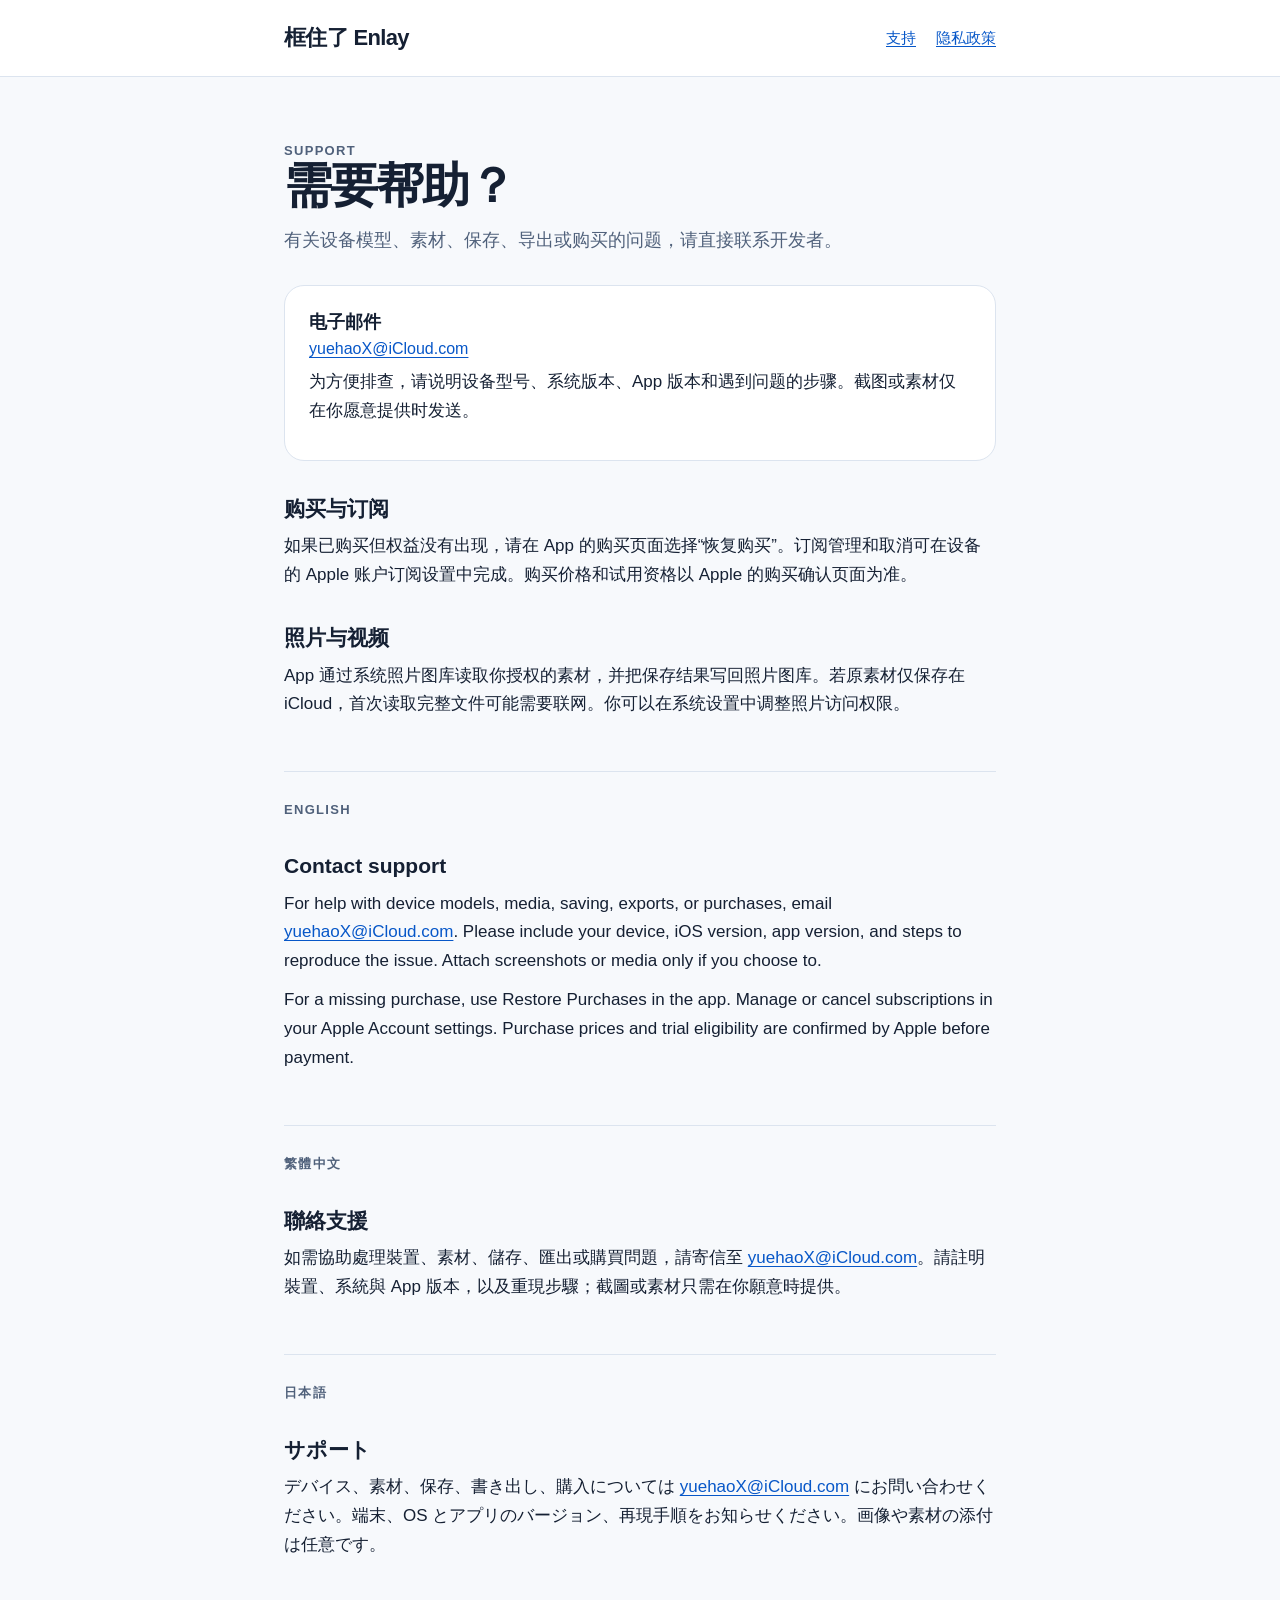
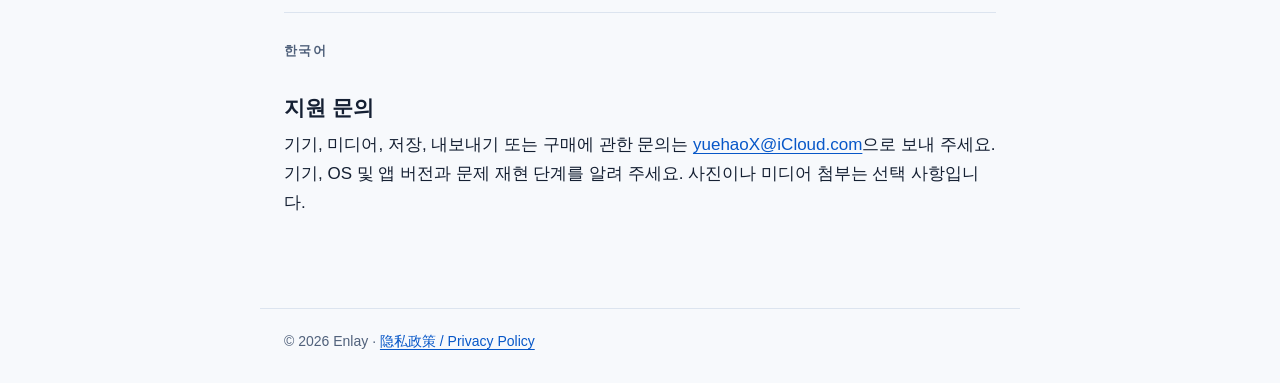
<file: index.html>
<!doctype html>
<html lang="zh-Hans">
<head>
  <meta charset="utf-8">
  <meta name="viewport" content="width=device-width, initial-scale=1">
  <meta name="description" content="框住了 Enlay 官方支持与联系方式。">
  <title>支持 · 框住了 Enlay</title>
  <link rel="stylesheet" href="style.css">
</head>
<body>
  <header><div class="bar"><a class="brand" href="./">框住了 <span lang="en">Enlay</span></a><nav aria-label="页面"><a href="./">支持</a><a href="privacy.html">隐私政策</a></nav></div></header>
  <main>
    <span class="eyebrow">Support</span>
    <h1>需要帮助？</h1>
    <p class="intro">有关设备模型、素材、保存、导出或购买的问题，请直接联系开发者。</p>
    <div class="card"><strong>电子邮件</strong><a href="mailto:yuehaoX@iCloud.com?subject=Enlay%20Support">yuehaoX@iCloud.com</a><p>为方便排查，请说明设备型号、系统版本、App 版本和遇到问题的步骤。截图或素材仅在你愿意提供时发送。</p></div>
    <h2>购买与订阅</h2>
    <p>如果已购买但权益没有出现，请在 App 的购买页面选择“恢复购买”。订阅管理和取消可在设备的 Apple 账户订阅设置中完成。购买价格和试用资格以 Apple 的购买确认页面为准。</p>
    <h2>照片与视频</h2>
    <p>App 通过系统照片图库读取你授权的素材，并把保存结果写回照片图库。若原素材仅保存在 iCloud，首次读取完整文件可能需要联网。你可以在系统设置中调整照片访问权限。</p>
    <section class="lang" lang="en">
      <span class="eyebrow">English</span><h2>Contact support</h2>
      <p>For help with device models, media, saving, exports, or purchases, email <a href="mailto:yuehaoX@iCloud.com?subject=Enlay%20Support">yuehaoX@iCloud.com</a>. Please include your device, iOS version, app version, and steps to reproduce the issue. Attach screenshots or media only if you choose to.</p>
      <p>For a missing purchase, use Restore Purchases in the app. Manage or cancel subscriptions in your Apple Account settings. Purchase prices and trial eligibility are confirmed by Apple before payment.</p>
    </section>
    <section class="lang" lang="zh-Hant">
      <span class="eyebrow">繁體中文</span><h2>聯絡支援</h2>
      <p>如需協助處理裝置、素材、儲存、匯出或購買問題，請寄信至 <a href="mailto:yuehaoX@iCloud.com?subject=Enlay%20Support">yuehaoX@iCloud.com</a>。請註明裝置、系統與 App 版本，以及重現步驟；截圖或素材只需在你願意時提供。</p>
    </section>
    <section class="lang" lang="ja">
      <span class="eyebrow">日本語</span><h2>サポート</h2>
      <p>デバイス、素材、保存、書き出し、購入については <a href="mailto:yuehaoX@iCloud.com?subject=Enlay%20Support">yuehaoX@iCloud.com</a> にお問い合わせください。端末、OS とアプリのバージョン、再現手順をお知らせください。画像や素材の添付は任意です。</p>
    </section>
    <section class="lang" lang="ko">
      <span class="eyebrow">한국어</span><h2>지원 문의</h2>
      <p>기기, 미디어, 저장, 내보내기 또는 구매에 관한 문의는 <a href="mailto:yuehaoX@iCloud.com?subject=Enlay%20Support">yuehaoX@iCloud.com</a>으로 보내 주세요. 기기, OS 및 앱 버전과 문제 재현 단계를 알려 주세요. 사진이나 미디어 첨부는 선택 사항입니다.</p>
    </section>
  </main>
  <footer>© 2026 Enlay · <a href="privacy.html">隐私政策 / Privacy Policy</a></footer>
</body>
</html>
</file>
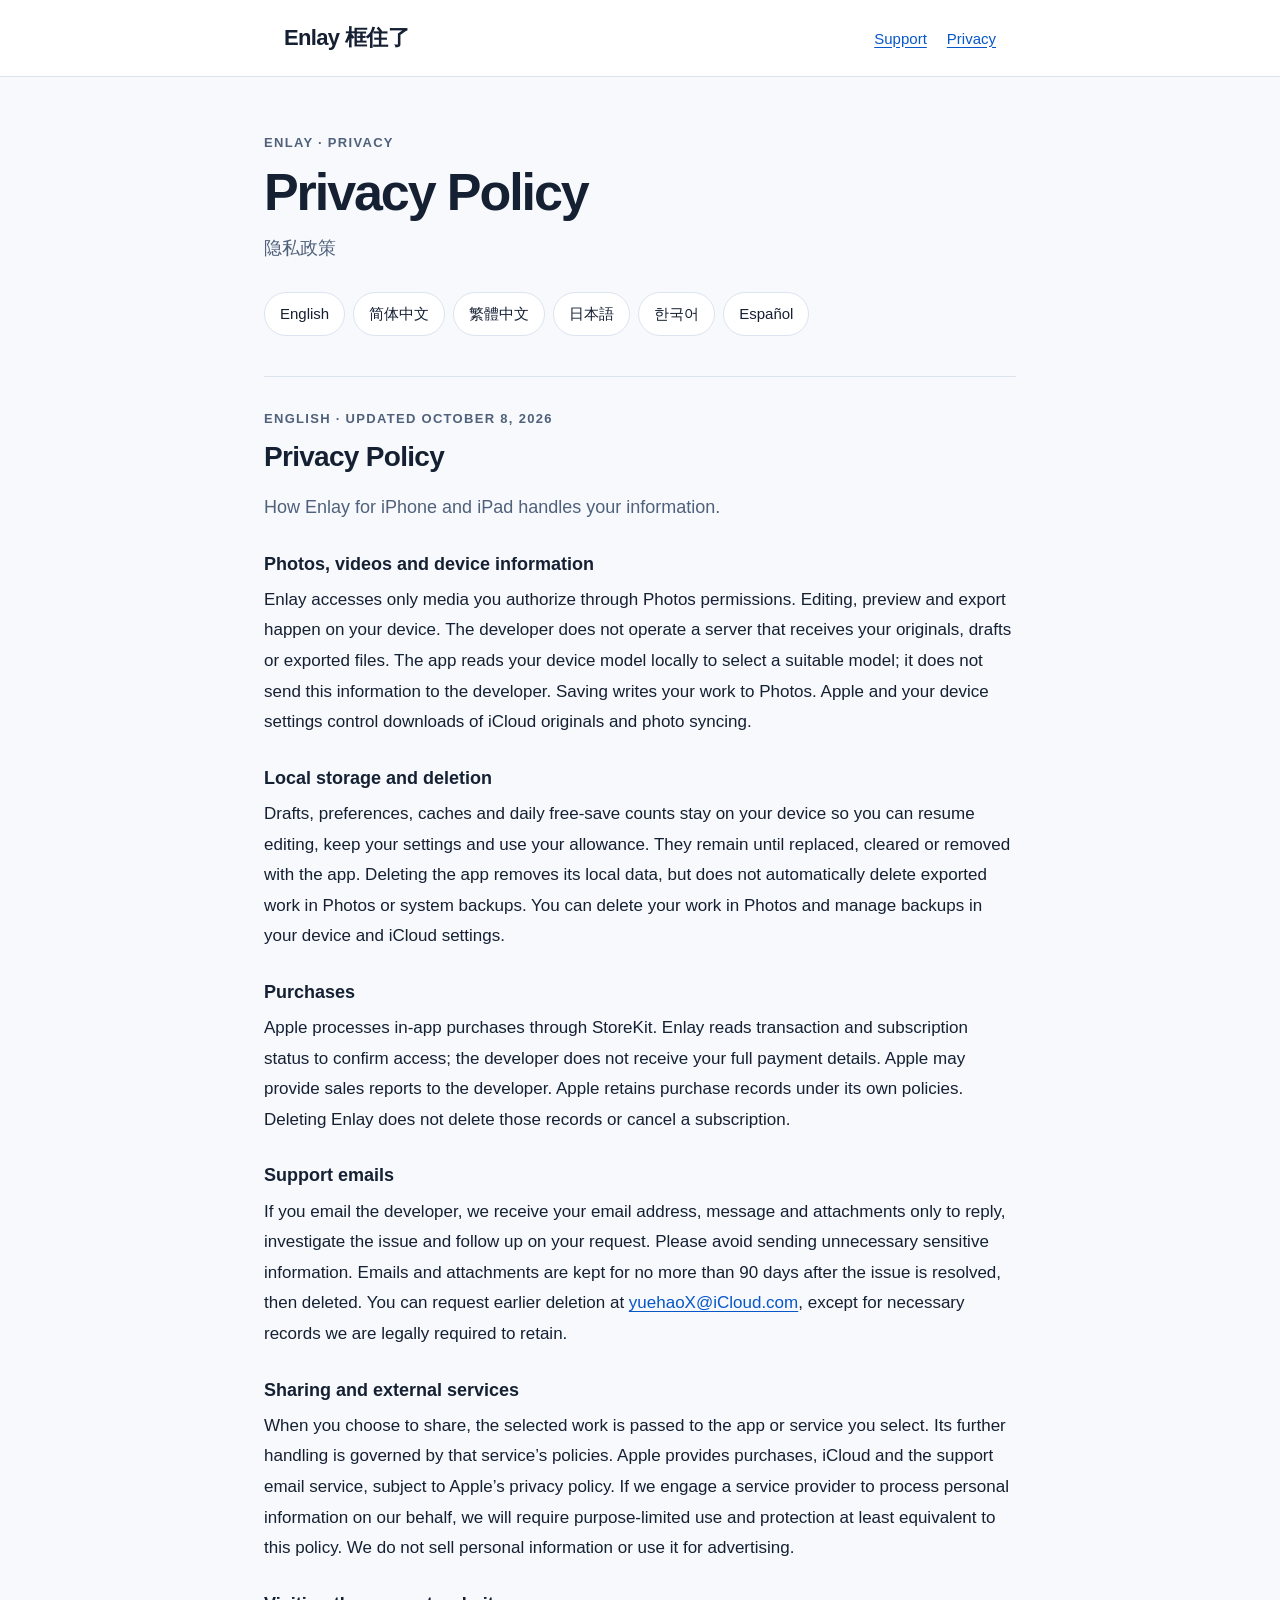
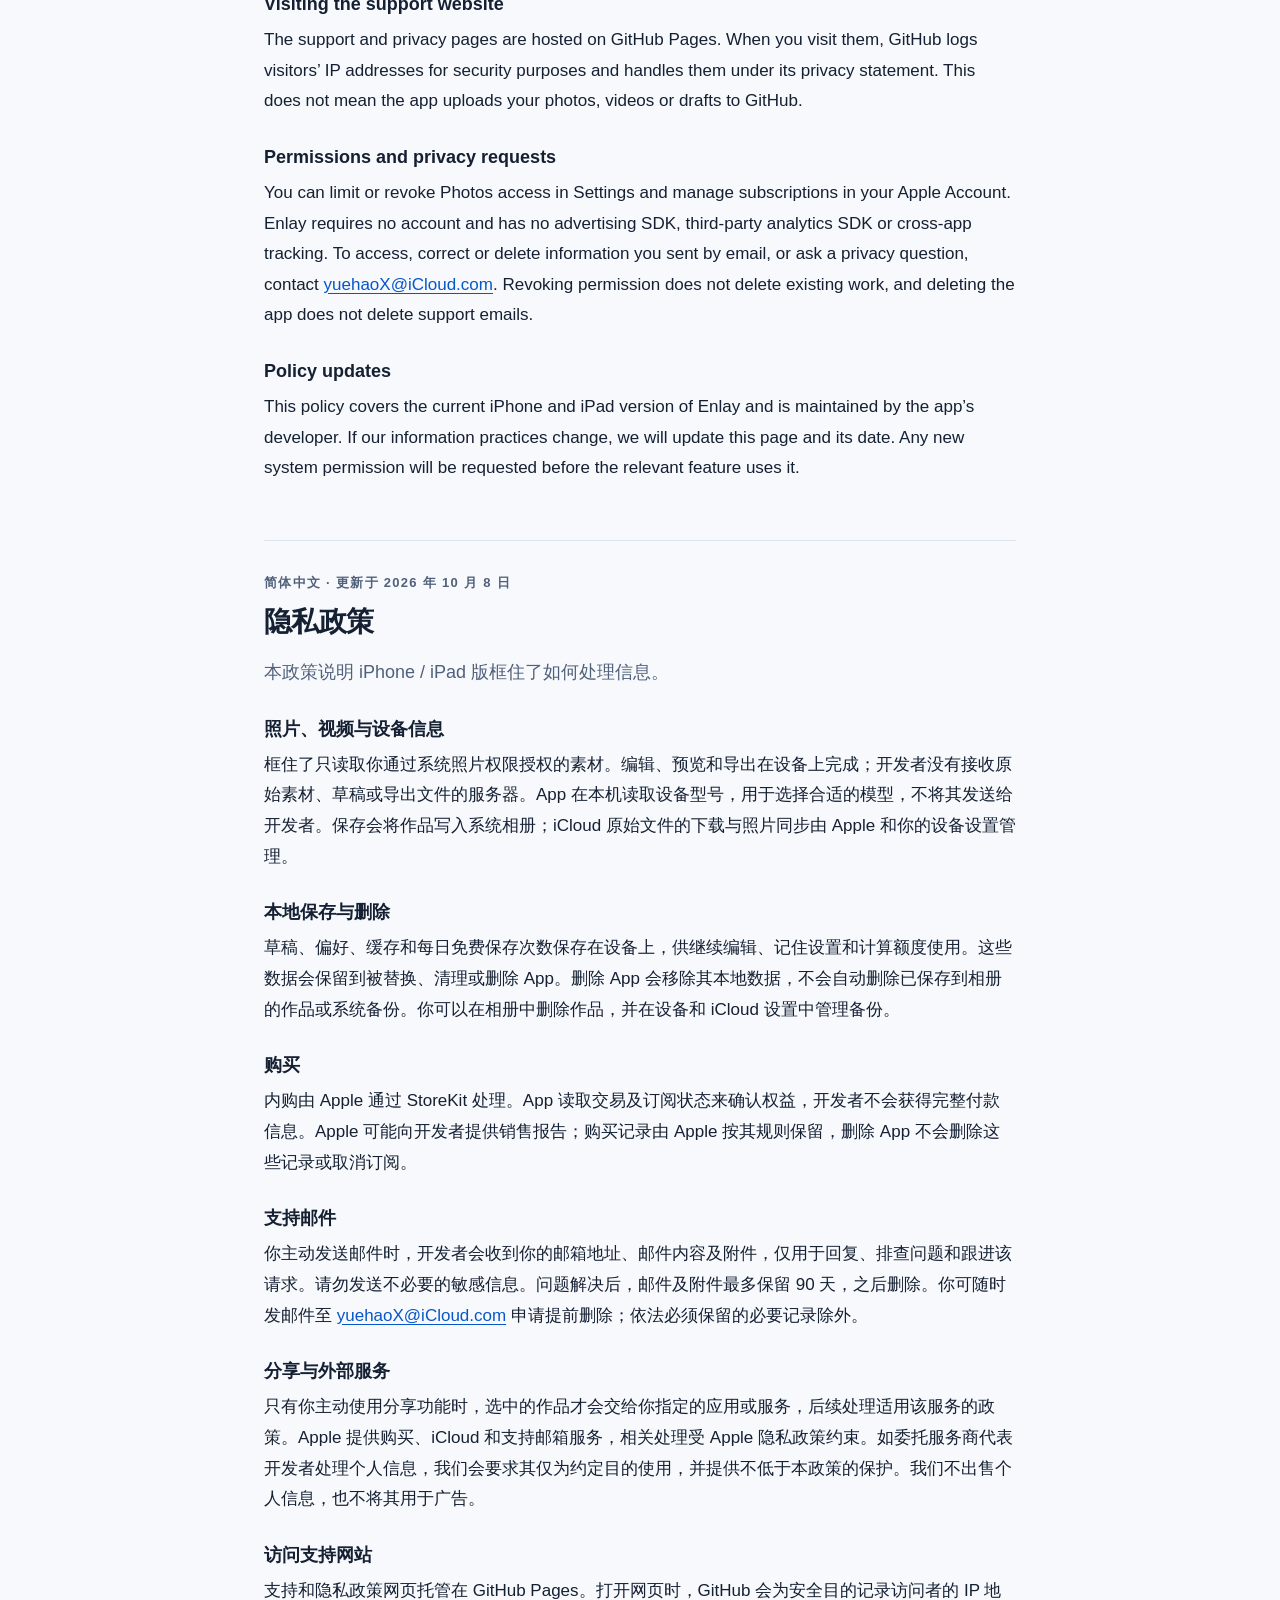
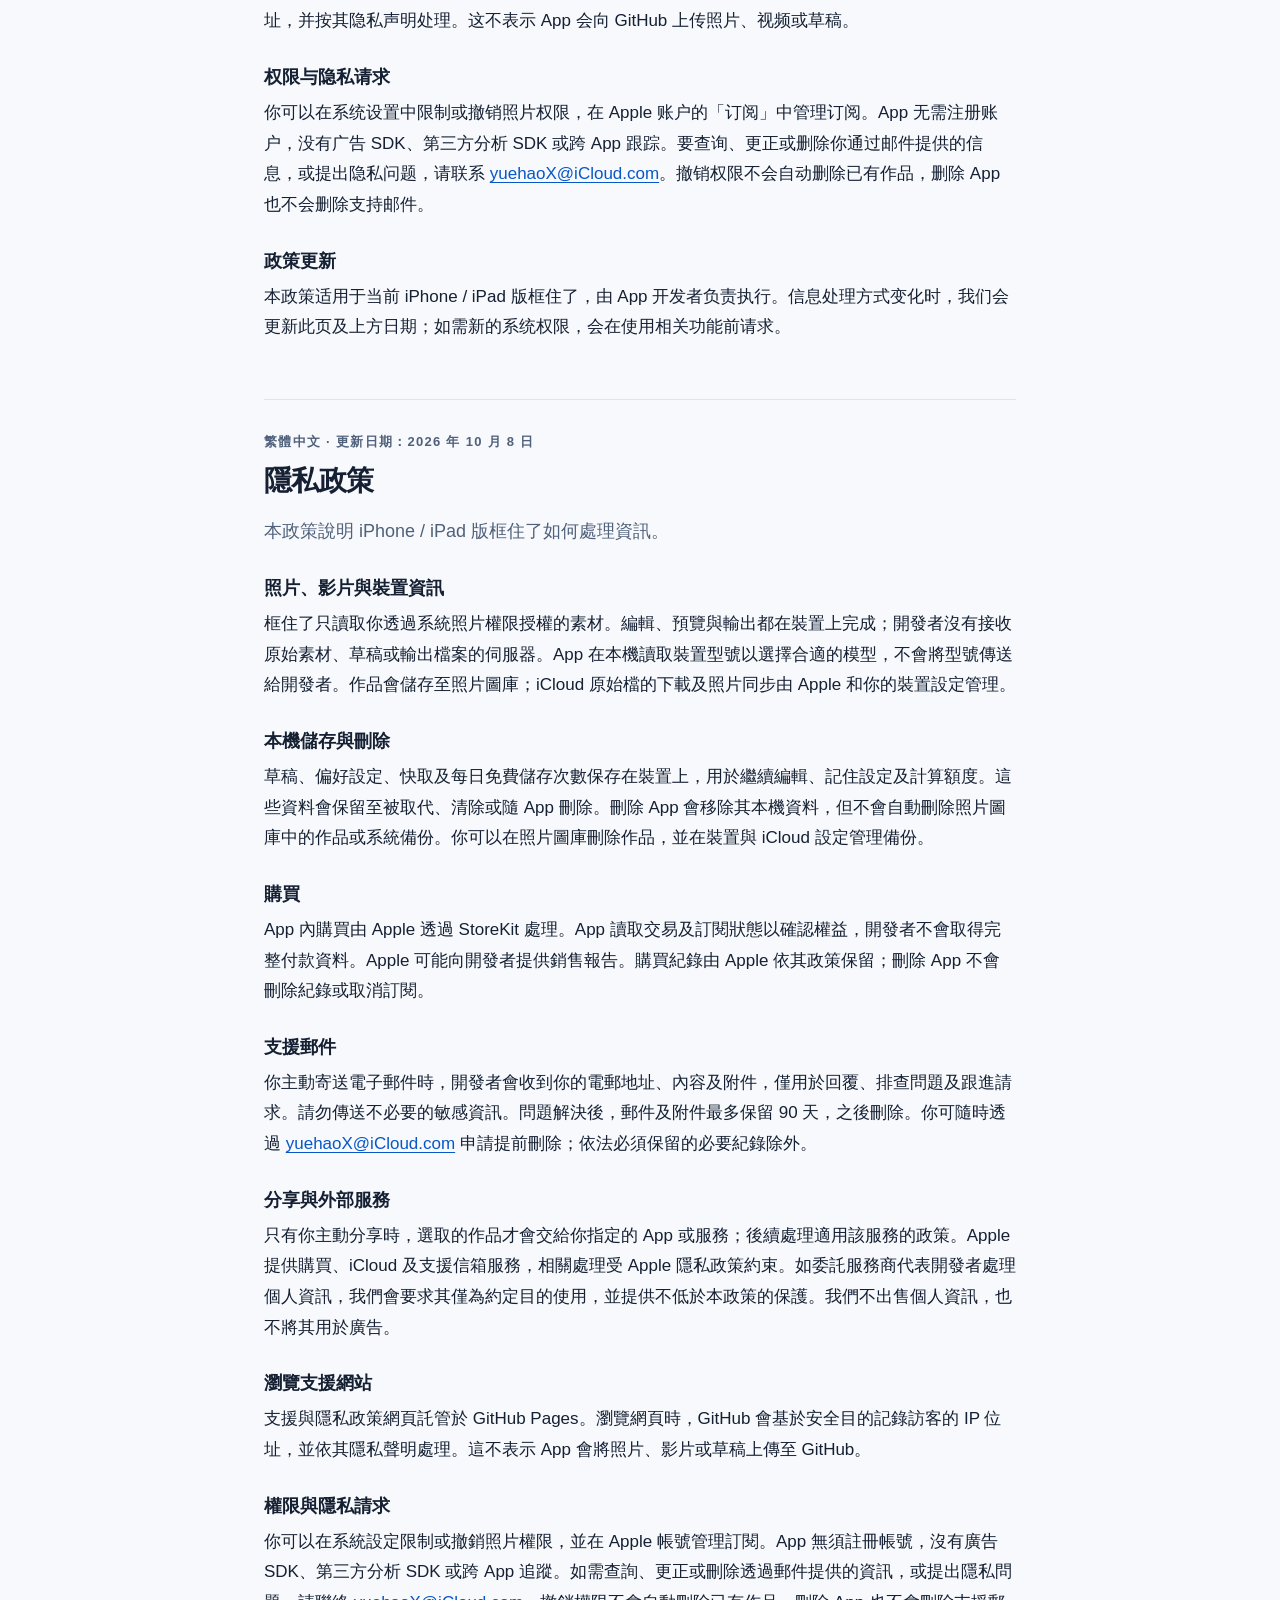
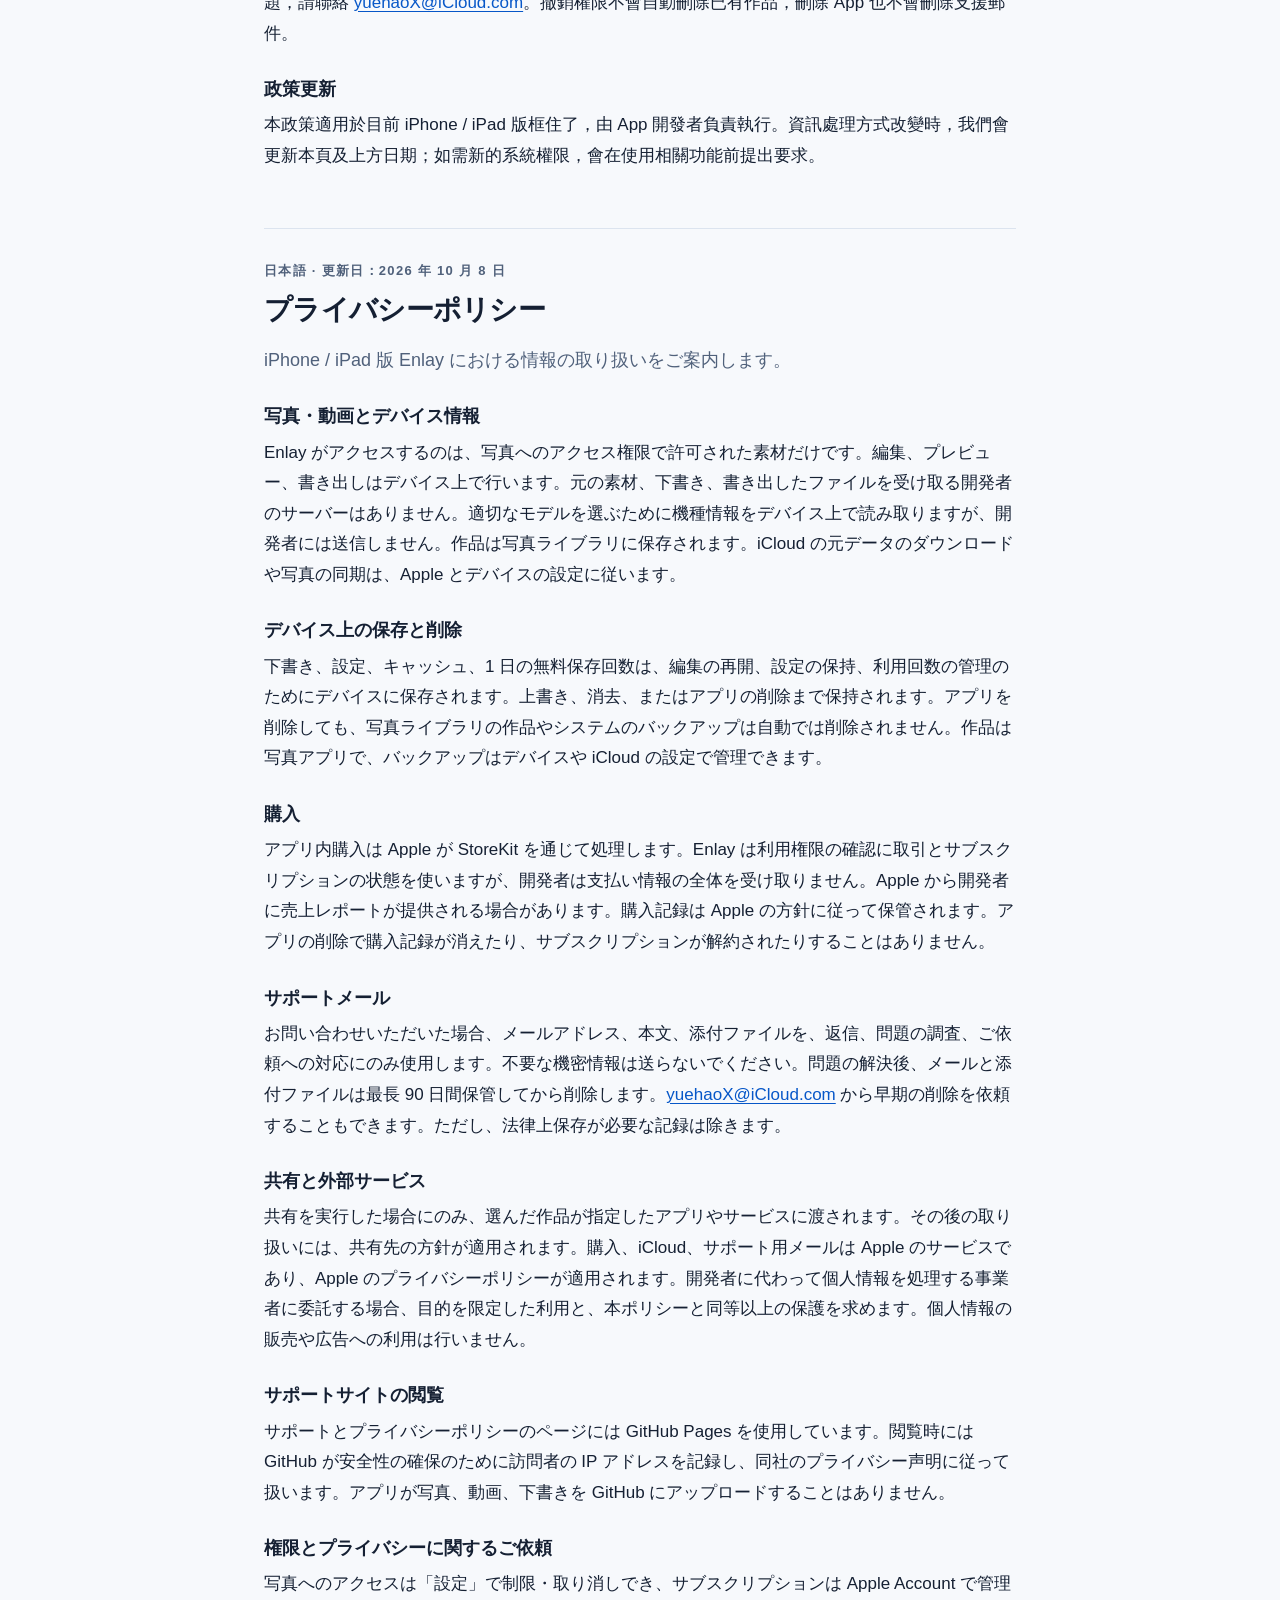
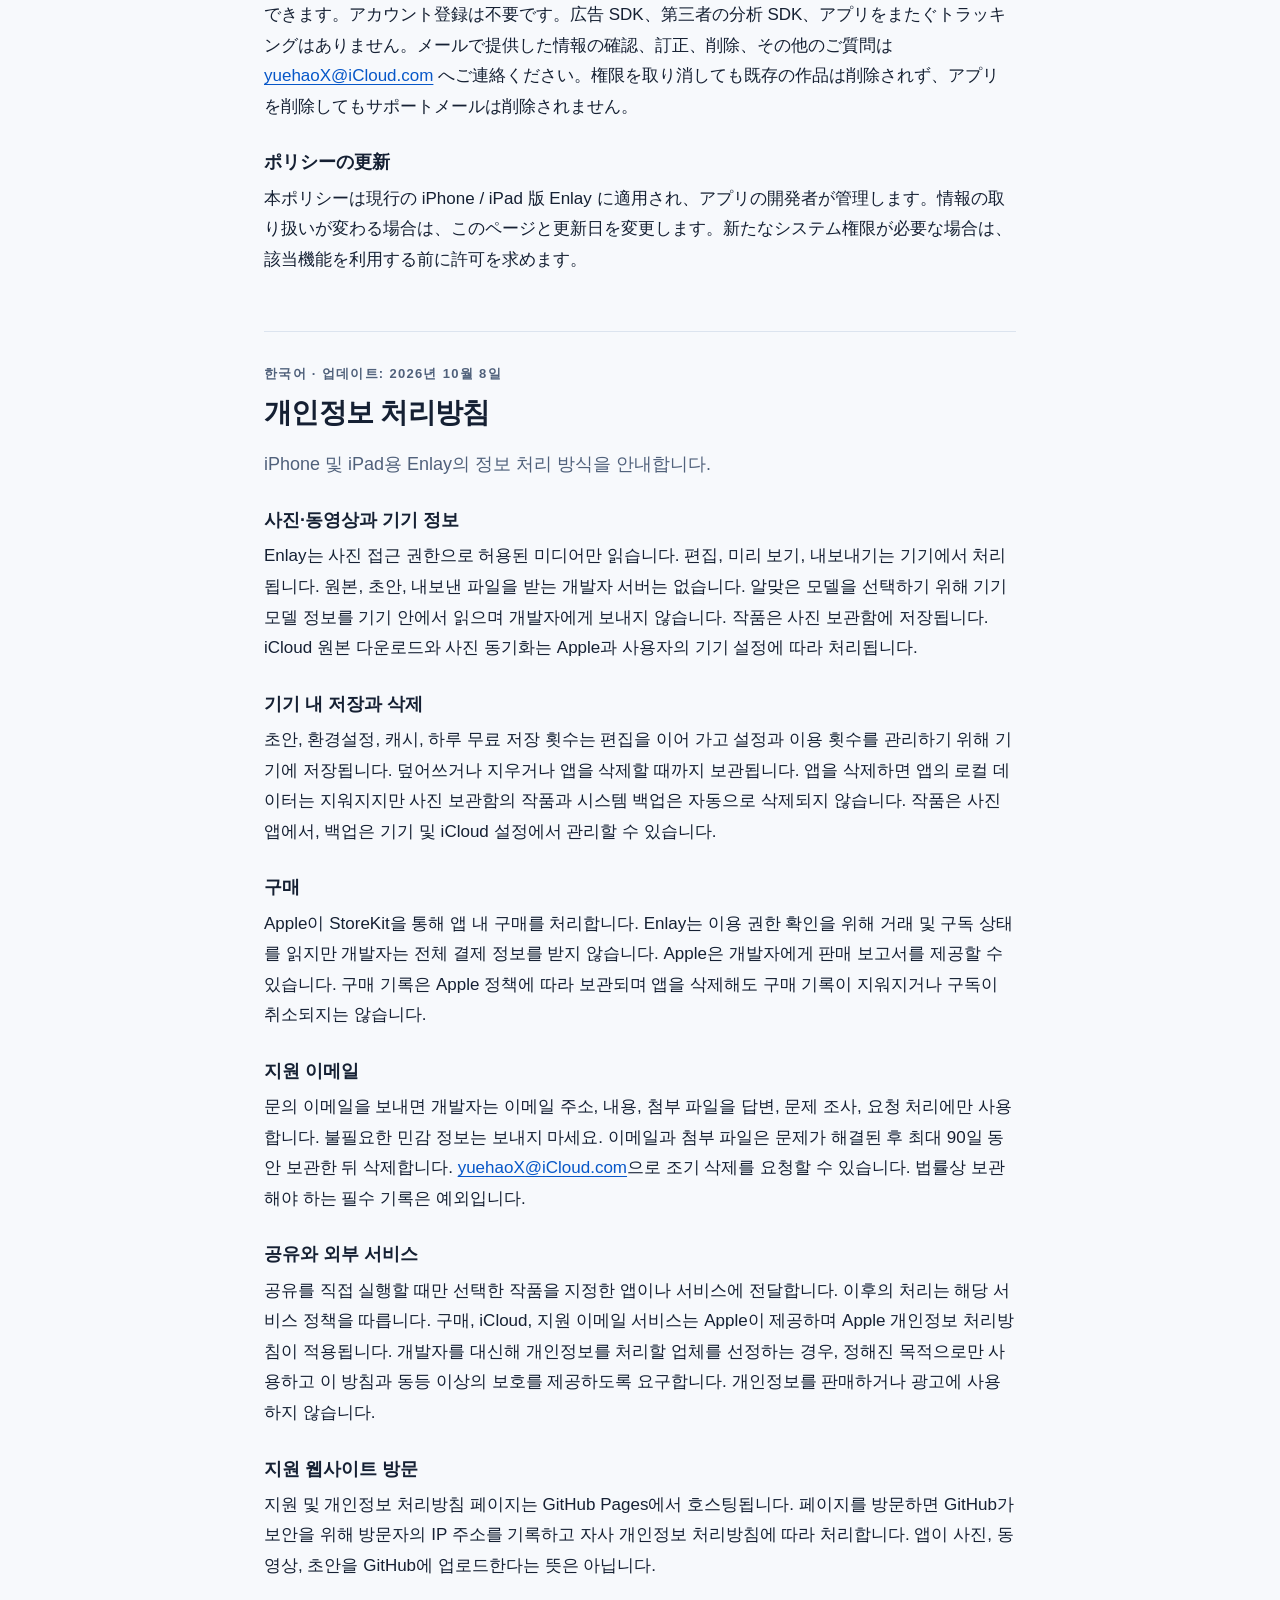
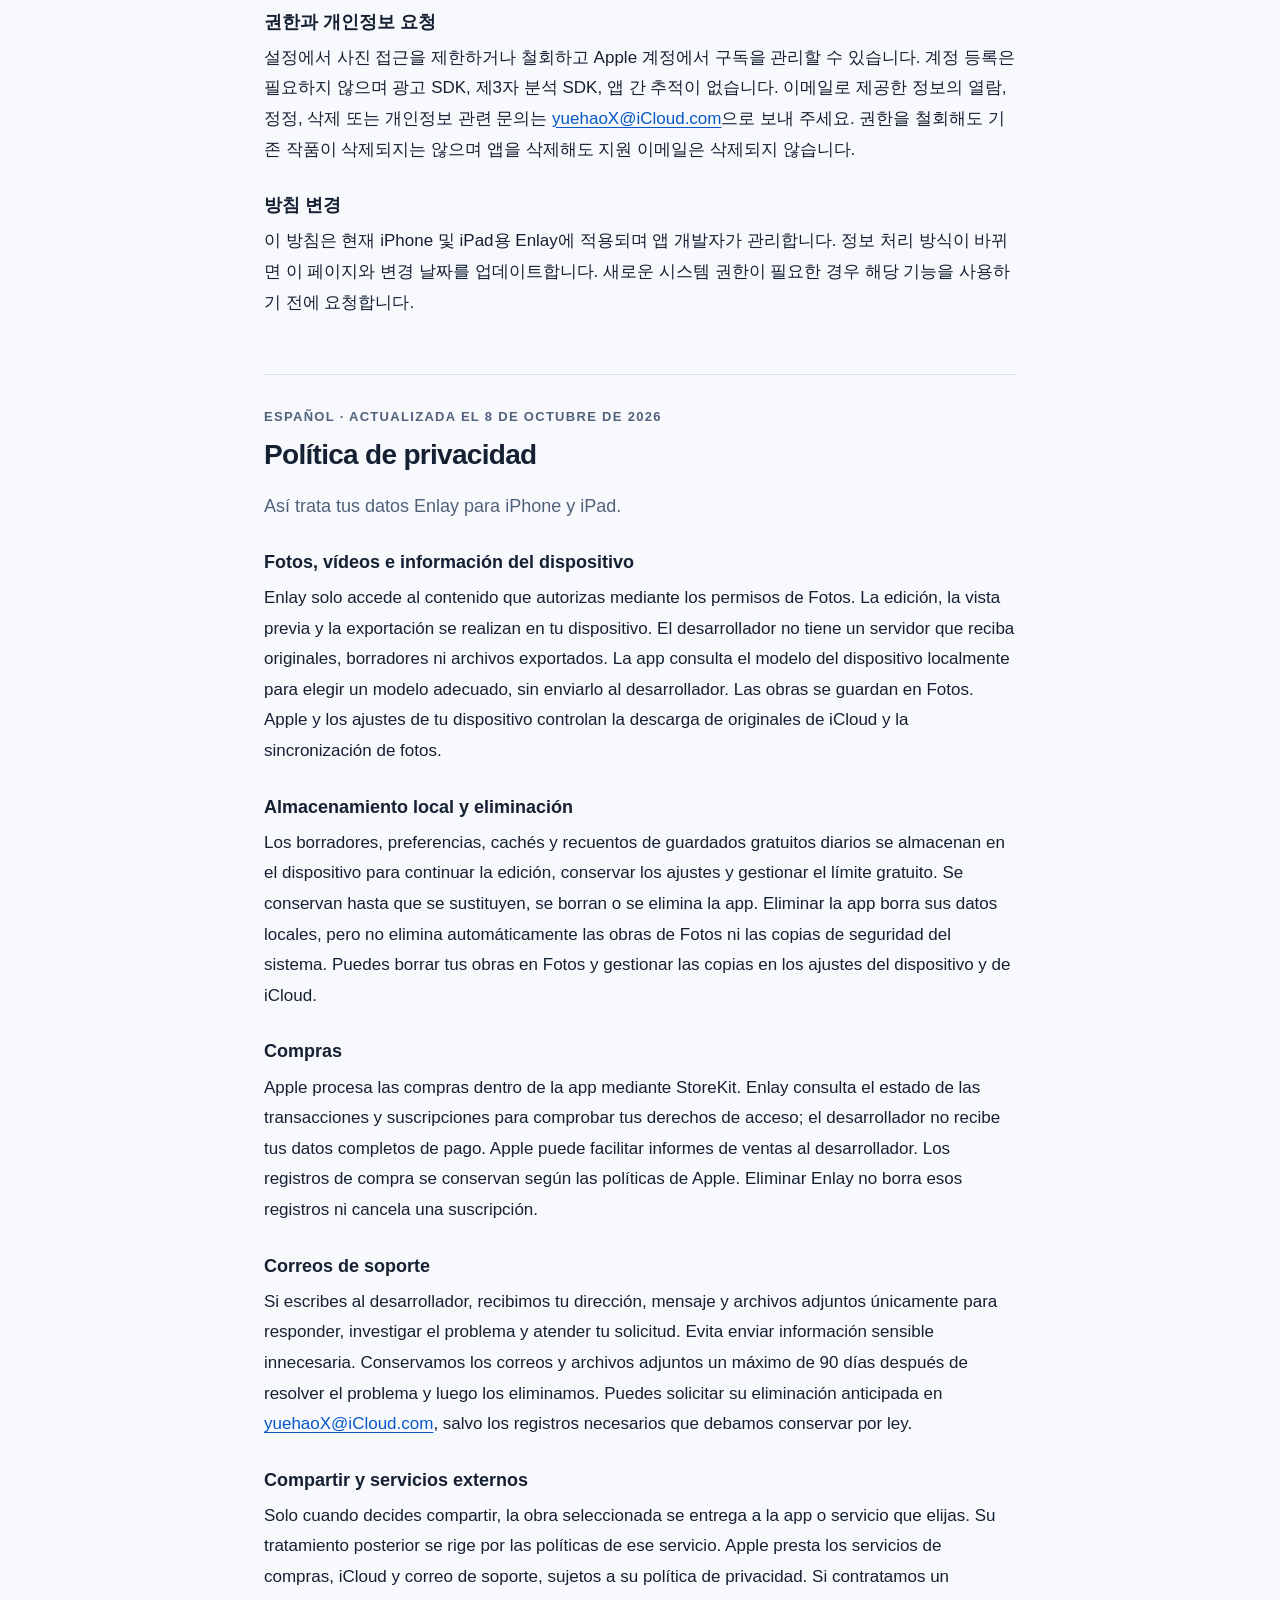
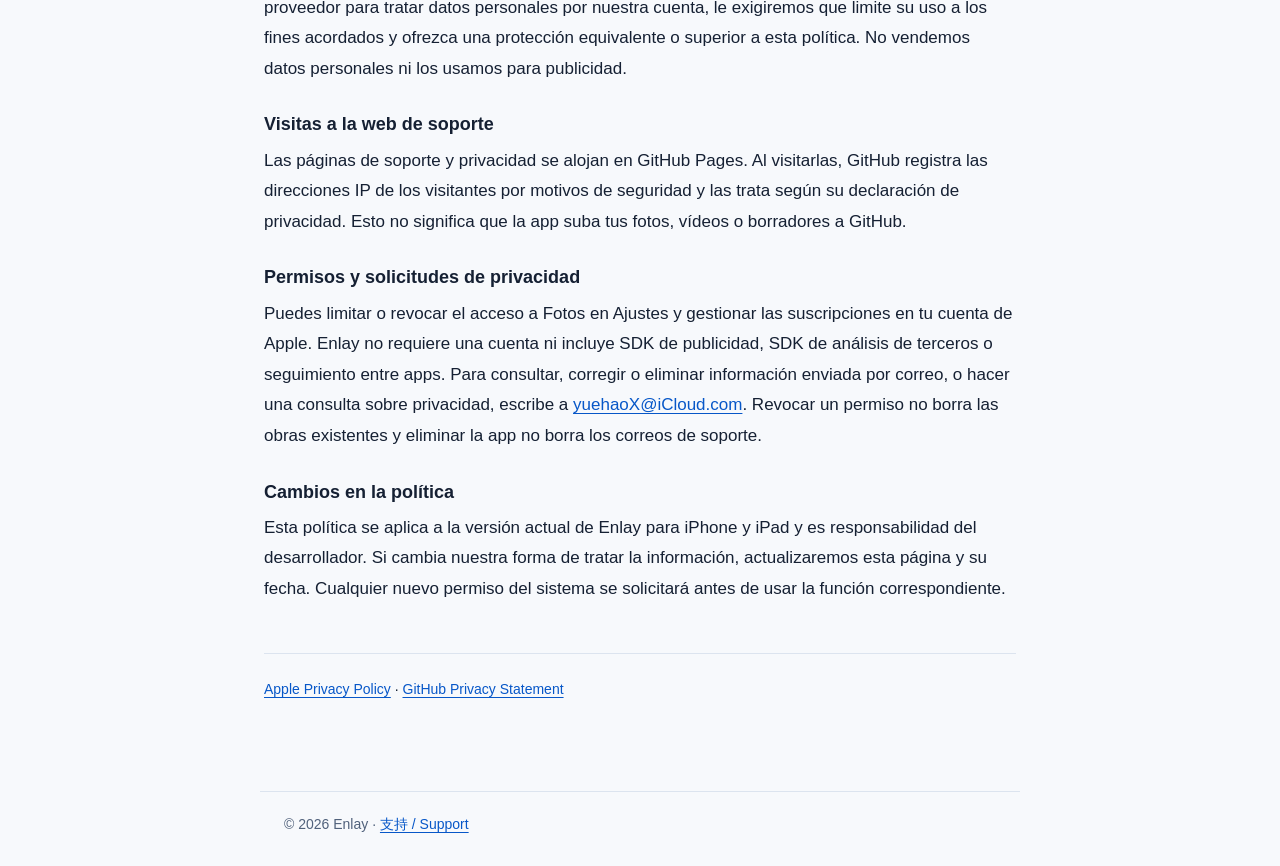
<file: privacy.html>
<!doctype html>
<html lang="en">
<head>
  <meta charset="utf-8">
  <meta name="viewport" content="width=device-width, initial-scale=1">
  <meta name="description" content="框住了 Enlay 隐私政策 / Privacy Policy">
  <title>Privacy Policy · Enlay</title>
  <link rel="stylesheet" href="style.css">
  <style>
    section[id]{scroll-margin-top:28px}
    main{max-width:800px;padding-top:56px}
    h1{margin-top:12px;font-size:clamp(36px,7vw,52px)}
    .policy-subtitle{margin:12px 0 28px;color:#50617b;font-size:18px}
    .policy-languages{display:flex;flex-wrap:wrap;gap:8px;margin:28px 0 40px}
    .policy-languages a{display:inline-flex;align-items:center;min-height:44px;padding:9px 15px;border:1px solid #dce4ef;border-radius:999px;text-decoration:none;background:#fff;color:inherit;line-height:1.3}
    .policy-languages a:hover{border-color:#0757c8}
    .lang{margin-top:56px;padding-top:32px}
    .lang:first-of-type{margin-top:0}
    .lang h2{font-size:28px;margin:12px 0 16px;letter-spacing:-.025em}
    .lang h3{font-size:18px;line-height:1.4;margin:28px 0 8px;font-weight:650}
    .lang p{line-height:1.8;margin:8px 0;overflow-wrap:anywhere}
    .policy-references{border-top:1px solid #dce4ef;padding-top:24px;margin-top:48px;font-size:14px}
    @media(prefers-color-scheme:dark){.policy-subtitle{color:#a8b9d0}.policy-languages a{background:#101a2a;border-color:#29384e}.policy-references{border-color:#29384e}}
    @media(max-width:520px){main{padding-top:36px}.bar{gap:16px}.policy-languages{gap:8px}.policy-languages a{padding:9px 12px}.lang h2{font-size:25px}}
  </style>
</head>
<body>
  <header><div class="bar"><a class="brand" href="./">Enlay <span lang="zh-Hans">框住了</span></a><nav aria-label="Pages"><a href="./">Support</a><a href="privacy.html" aria-current="page">Privacy</a></nav></div></header>
  <main>
    <span class="eyebrow">Enlay · Privacy</span>
    <h1>Privacy Policy</h1>
    <p class="policy-subtitle" lang="zh-Hans">隐私政策</p>
    <nav class="policy-languages" aria-label="Language"><a href="#en" lang="en">English</a><a href="#zh-Hans" lang="zh-Hans">简体中文</a><a href="#zh-Hant" lang="zh-Hant">繁體中文</a><a href="#ja" lang="ja">日本語</a><a href="#ko" lang="ko">한국어</a><a href="#es" lang="es">Español</a></nav>
    <section class="lang" id="en" lang="en">
      <span class="eyebrow">English · Updated October 8, 2026</span>
      <h2>Privacy Policy</h2>
      <p class="intro">How Enlay for iPhone and iPad handles your information.</p>
      <h3>Photos, videos and device information</h3>
      <p>Enlay accesses only media you authorize through Photos permissions. Editing, preview and export happen on your device. The developer does not operate a server that receives your originals, drafts or exported files. The app reads your device model locally to select a suitable model; it does not send this information to the developer. Saving writes your work to Photos. Apple and your device settings control downloads of iCloud originals and photo syncing.</p>
      <h3>Local storage and deletion</h3>
      <p>Drafts, preferences, caches and daily free-save counts stay on your device so you can resume editing, keep your settings and use your allowance. They remain until replaced, cleared or removed with the app. Deleting the app removes its local data, but does not automatically delete exported work in Photos or system backups. You can delete your work in Photos and manage backups in your device and iCloud settings.</p>
      <h3>Purchases</h3>
      <p>Apple processes in-app purchases through StoreKit. Enlay reads transaction and subscription status to confirm access; the developer does not receive your full payment details. Apple may provide sales reports to the developer. Apple retains purchase records under its own policies. Deleting Enlay does not delete those records or cancel a subscription.</p>
      <h3>Support emails</h3>
      <p>If you email the developer, we receive your email address, message and attachments only to reply, investigate the issue and follow up on your request. Please avoid sending unnecessary sensitive information. Emails and attachments are kept for no more than 90 days after the issue is resolved, then deleted. You can request earlier deletion at <a href="mailto:yuehaoX@iCloud.com?subject=Enlay%20Privacy">yuehaoX@iCloud.com</a>, except for necessary records we are legally required to retain.</p>
      <h3>Sharing and external services</h3>
      <p>When you choose to share, the selected work is passed to the app or service you select. Its further handling is governed by that service’s policies. Apple provides purchases, iCloud and the support email service, subject to Apple’s privacy policy. If we engage a service provider to process personal information on our behalf, we will require purpose-limited use and protection at least equivalent to this policy. We do not sell personal information or use it for advertising.</p>
      <h3>Visiting the support website</h3>
      <p>The support and privacy pages are hosted on GitHub Pages. When you visit them, GitHub logs visitors’ IP addresses for security purposes and handles them under its privacy statement. This does not mean the app uploads your photos, videos or drafts to GitHub.</p>
      <h3>Permissions and privacy requests</h3>
      <p>You can limit or revoke Photos access in Settings and manage subscriptions in your Apple Account. Enlay requires no account and has no advertising SDK, third-party analytics SDK or cross-app tracking. To access, correct or delete information you sent by email, or ask a privacy question, contact <a href="mailto:yuehaoX@iCloud.com?subject=Enlay%20Privacy">yuehaoX@iCloud.com</a>. Revoking permission does not delete existing work, and deleting the app does not delete support emails.</p>
      <h3>Policy updates</h3>
      <p>This policy covers the current iPhone and iPad version of Enlay and is maintained by the app’s developer. If our information practices change, we will update this page and its date. Any new system permission will be requested before the relevant feature uses it.</p>
    </section>
    <section class="lang" id="zh-Hans" lang="zh-Hans">
      <span class="eyebrow">简体中文 · 更新于 2026 年 10 月 8 日</span>
      <h2>隐私政策</h2>
      <p class="intro">本政策说明 iPhone / iPad 版框住了如何处理信息。</p>
      <h3>照片、视频与设备信息</h3>
      <p>框住了只读取你通过系统照片权限授权的素材。编辑、预览和导出在设备上完成；开发者没有接收原始素材、草稿或导出文件的服务器。App 在本机读取设备型号，用于选择合适的模型，不将其发送给开发者。保存会将作品写入系统相册；iCloud 原始文件的下载与照片同步由 Apple 和你的设备设置管理。</p>
      <h3>本地保存与删除</h3>
      <p>草稿、偏好、缓存和每日免费保存次数保存在设备上，供继续编辑、记住设置和计算额度使用。这些数据会保留到被替换、清理或删除 App。删除 App 会移除其本地数据，不会自动删除已保存到相册的作品或系统备份。你可以在相册中删除作品，并在设备和 iCloud 设置中管理备份。</p>
      <h3>购买</h3>
      <p>内购由 Apple 通过 StoreKit 处理。App 读取交易及订阅状态来确认权益，开发者不会获得完整付款信息。Apple 可能向开发者提供销售报告；购买记录由 Apple 按其规则保留，删除 App 不会删除这些记录或取消订阅。</p>
      <h3>支持邮件</h3>
      <p>你主动发送邮件时，开发者会收到你的邮箱地址、邮件内容及附件，仅用于回复、排查问题和跟进该请求。请勿发送不必要的敏感信息。问题解决后，邮件及附件最多保留 90 天，之后删除。你可随时发邮件至 <a href="mailto:yuehaoX@iCloud.com?subject=Enlay%20Privacy">yuehaoX@iCloud.com</a> 申请提前删除；依法必须保留的必要记录除外。</p>
      <h3>分享与外部服务</h3>
      <p>只有你主动使用分享功能时，选中的作品才会交给你指定的应用或服务，后续处理适用该服务的政策。Apple 提供购买、iCloud 和支持邮箱服务，相关处理受 Apple 隐私政策约束。如委托服务商代表开发者处理个人信息，我们会要求其仅为约定目的使用，并提供不低于本政策的保护。我们不出售个人信息，也不将其用于广告。</p>
      <h3>访问支持网站</h3>
      <p>支持和隐私政策网页托管在 GitHub Pages。打开网页时，GitHub 会为安全目的记录访问者的 IP 地址，并按其隐私声明处理。这不表示 App 会向 GitHub 上传照片、视频或草稿。</p>
      <h3>权限与隐私请求</h3>
      <p>你可以在系统设置中限制或撤销照片权限，在 Apple 账户的「订阅」中管理订阅。App 无需注册账户，没有广告 SDK、第三方分析 SDK 或跨 App 跟踪。要查询、更正或删除你通过邮件提供的信息，或提出隐私问题，请联系 <a href="mailto:yuehaoX@iCloud.com?subject=Enlay%20Privacy">yuehaoX@iCloud.com</a>。撤销权限不会自动删除已有作品，删除 App 也不会删除支持邮件。</p>
      <h3>政策更新</h3>
      <p>本政策适用于当前 iPhone / iPad 版框住了，由 App 开发者负责执行。信息处理方式变化时，我们会更新此页及上方日期；如需新的系统权限，会在使用相关功能前请求。</p>
    </section>
    <section class="lang" id="zh-Hant" lang="zh-Hant">
      <span class="eyebrow">繁體中文 · 更新日期：2026 年 10 月 8 日</span>
      <h2>隱私政策</h2>
      <p class="intro">本政策說明 iPhone / iPad 版框住了如何處理資訊。</p>
      <h3>照片、影片與裝置資訊</h3>
      <p>框住了只讀取你透過系統照片權限授權的素材。編輯、預覽與輸出都在裝置上完成；開發者沒有接收原始素材、草稿或輸出檔案的伺服器。App 在本機讀取裝置型號以選擇合適的模型，不會將型號傳送給開發者。作品會儲存至照片圖庫；iCloud 原始檔的下載及照片同步由 Apple 和你的裝置設定管理。</p>
      <h3>本機儲存與刪除</h3>
      <p>草稿、偏好設定、快取及每日免費儲存次數保存在裝置上，用於繼續編輯、記住設定及計算額度。這些資料會保留至被取代、清除或隨 App 刪除。刪除 App 會移除其本機資料，但不會自動刪除照片圖庫中的作品或系統備份。你可以在照片圖庫刪除作品，並在裝置與 iCloud 設定管理備份。</p>
      <h3>購買</h3>
      <p>App 內購買由 Apple 透過 StoreKit 處理。App 讀取交易及訂閱狀態以確認權益，開發者不會取得完整付款資料。Apple 可能向開發者提供銷售報告。購買紀錄由 Apple 依其政策保留；刪除 App 不會刪除紀錄或取消訂閱。</p>
      <h3>支援郵件</h3>
      <p>你主動寄送電子郵件時，開發者會收到你的電郵地址、內容及附件，僅用於回覆、排查問題及跟進請求。請勿傳送不必要的敏感資訊。問題解決後，郵件及附件最多保留 90 天，之後刪除。你可隨時透過 <a href="mailto:yuehaoX@iCloud.com?subject=Enlay%20Privacy">yuehaoX@iCloud.com</a> 申請提前刪除；依法必須保留的必要紀錄除外。</p>
      <h3>分享與外部服務</h3>
      <p>只有你主動分享時，選取的作品才會交給你指定的 App 或服務；後續處理適用該服務的政策。Apple 提供購買、iCloud 及支援信箱服務，相關處理受 Apple 隱私政策約束。如委託服務商代表開發者處理個人資訊，我們會要求其僅為約定目的使用，並提供不低於本政策的保護。我們不出售個人資訊，也不將其用於廣告。</p>
      <h3>瀏覽支援網站</h3>
      <p>支援與隱私政策網頁託管於 GitHub Pages。瀏覽網頁時，GitHub 會基於安全目的記錄訪客的 IP 位址，並依其隱私聲明處理。這不表示 App 會將照片、影片或草稿上傳至 GitHub。</p>
      <h3>權限與隱私請求</h3>
      <p>你可以在系統設定限制或撤銷照片權限，並在 Apple 帳號管理訂閱。App 無須註冊帳號，沒有廣告 SDK、第三方分析 SDK 或跨 App 追蹤。如需查詢、更正或刪除透過郵件提供的資訊，或提出隱私問題，請聯絡 <a href="mailto:yuehaoX@iCloud.com?subject=Enlay%20Privacy">yuehaoX@iCloud.com</a>。撤銷權限不會自動刪除已有作品，刪除 App 也不會刪除支援郵件。</p>
      <h3>政策更新</h3>
      <p>本政策適用於目前 iPhone / iPad 版框住了，由 App 開發者負責執行。資訊處理方式改變時，我們會更新本頁及上方日期；如需新的系統權限，會在使用相關功能前提出要求。</p>
    </section>
    <section class="lang" id="ja" lang="ja">
      <span class="eyebrow">日本語 · 更新日：2026 年 10 月 8 日</span>
      <h2>プライバシーポリシー</h2>
      <p class="intro">iPhone / iPad 版 Enlay における情報の取り扱いをご案内します。</p>
      <h3>写真・動画とデバイス情報</h3>
      <p>Enlay がアクセスするのは、写真へのアクセス権限で許可された素材だけです。編集、プレビュー、書き出しはデバイス上で行います。元の素材、下書き、書き出したファイルを受け取る開発者のサーバーはありません。適切なモデルを選ぶために機種情報をデバイス上で読み取りますが、開発者には送信しません。作品は写真ライブラリに保存されます。iCloud の元データのダウンロードや写真の同期は、Apple とデバイスの設定に従います。</p>
      <h3>デバイス上の保存と削除</h3>
      <p>下書き、設定、キャッシュ、1 日の無料保存回数は、編集の再開、設定の保持、利用回数の管理のためにデバイスに保存されます。上書き、消去、またはアプリの削除まで保持されます。アプリを削除しても、写真ライブラリの作品やシステムのバックアップは自動では削除されません。作品は写真アプリで、バックアップはデバイスや iCloud の設定で管理できます。</p>
      <h3>購入</h3>
      <p>アプリ内購入は Apple が StoreKit を通じて処理します。Enlay は利用権限の確認に取引とサブスクリプションの状態を使いますが、開発者は支払い情報の全体を受け取りません。Apple から開発者に売上レポートが提供される場合があります。購入記録は Apple の方針に従って保管されます。アプリの削除で購入記録が消えたり、サブスクリプションが解約されたりすることはありません。</p>
      <h3>サポートメール</h3>
      <p>お問い合わせいただいた場合、メールアドレス、本文、添付ファイルを、返信、問題の調査、ご依頼への対応にのみ使用します。不要な機密情報は送らないでください。問題の解決後、メールと添付ファイルは最長 90 日間保管してから削除します。<a href="mailto:yuehaoX@iCloud.com?subject=Enlay%20Privacy">yuehaoX@iCloud.com</a> から早期の削除を依頼することもできます。ただし、法律上保存が必要な記録は除きます。</p>
      <h3>共有と外部サービス</h3>
      <p>共有を実行した場合にのみ、選んだ作品が指定したアプリやサービスに渡されます。その後の取り扱いには、共有先の方針が適用されます。購入、iCloud、サポート用メールは Apple のサービスであり、Apple のプライバシーポリシーが適用されます。開発者に代わって個人情報を処理する事業者に委託する場合、目的を限定した利用と、本ポリシーと同等以上の保護を求めます。個人情報の販売や広告への利用は行いません。</p>
      <h3>サポートサイトの閲覧</h3>
      <p>サポートとプライバシーポリシーのページには GitHub Pages を使用しています。閲覧時には GitHub が安全性の確保のために訪問者の IP アドレスを記録し、同社のプライバシー声明に従って扱います。アプリが写真、動画、下書きを GitHub にアップロードすることはありません。</p>
      <h3>権限とプライバシーに関するご依頼</h3>
      <p>写真へのアクセスは「設定」で制限・取り消しでき、サブスクリプションは Apple Account で管理できます。アカウント登録は不要です。広告 SDK、第三者の分析 SDK、アプリをまたぐトラッキングはありません。メールで提供した情報の確認、訂正、削除、その他のご質問は <a href="mailto:yuehaoX@iCloud.com?subject=Enlay%20Privacy">yuehaoX@iCloud.com</a> へご連絡ください。権限を取り消しても既存の作品は削除されず、アプリを削除してもサポートメールは削除されません。</p>
      <h3>ポリシーの更新</h3>
      <p>本ポリシーは現行の iPhone / iPad 版 Enlay に適用され、アプリの開発者が管理します。情報の取り扱いが変わる場合は、このページと更新日を変更します。新たなシステム権限が必要な場合は、該当機能を利用する前に許可を求めます。</p>
    </section>
    <section class="lang" id="ko" lang="ko">
      <span class="eyebrow">한국어 · 업데이트: 2026년 10월 8일</span>
      <h2>개인정보 처리방침</h2>
      <p class="intro">iPhone 및 iPad용 Enlay의 정보 처리 방식을 안내합니다.</p>
      <h3>사진·동영상과 기기 정보</h3>
      <p>Enlay는 사진 접근 권한으로 허용된 미디어만 읽습니다. 편집, 미리 보기, 내보내기는 기기에서 처리됩니다. 원본, 초안, 내보낸 파일을 받는 개발자 서버는 없습니다. 알맞은 모델을 선택하기 위해 기기 모델 정보를 기기 안에서 읽으며 개발자에게 보내지 않습니다. 작품은 사진 보관함에 저장됩니다. iCloud 원본 다운로드와 사진 동기화는 Apple과 사용자의 기기 설정에 따라 처리됩니다.</p>
      <h3>기기 내 저장과 삭제</h3>
      <p>초안, 환경설정, 캐시, 하루 무료 저장 횟수는 편집을 이어 가고 설정과 이용 횟수를 관리하기 위해 기기에 저장됩니다. 덮어쓰거나 지우거나 앱을 삭제할 때까지 보관됩니다. 앱을 삭제하면 앱의 로컬 데이터는 지워지지만 사진 보관함의 작품과 시스템 백업은 자동으로 삭제되지 않습니다. 작품은 사진 앱에서, 백업은 기기 및 iCloud 설정에서 관리할 수 있습니다.</p>
      <h3>구매</h3>
      <p>Apple이 StoreKit을 통해 앱 내 구매를 처리합니다. Enlay는 이용 권한 확인을 위해 거래 및 구독 상태를 읽지만 개발자는 전체 결제 정보를 받지 않습니다. Apple은 개발자에게 판매 보고서를 제공할 수 있습니다. 구매 기록은 Apple 정책에 따라 보관되며 앱을 삭제해도 구매 기록이 지워지거나 구독이 취소되지는 않습니다.</p>
      <h3>지원 이메일</h3>
      <p>문의 이메일을 보내면 개발자는 이메일 주소, 내용, 첨부 파일을 답변, 문제 조사, 요청 처리에만 사용합니다. 불필요한 민감 정보는 보내지 마세요. 이메일과 첨부 파일은 문제가 해결된 후 최대 90일 동안 보관한 뒤 삭제합니다. <a href="mailto:yuehaoX@iCloud.com?subject=Enlay%20Privacy">yuehaoX@iCloud.com</a>으로 조기 삭제를 요청할 수 있습니다. 법률상 보관해야 하는 필수 기록은 예외입니다.</p>
      <h3>공유와 외부 서비스</h3>
      <p>공유를 직접 실행할 때만 선택한 작품을 지정한 앱이나 서비스에 전달합니다. 이후의 처리는 해당 서비스 정책을 따릅니다. 구매, iCloud, 지원 이메일 서비스는 Apple이 제공하며 Apple 개인정보 처리방침이 적용됩니다. 개발자를 대신해 개인정보를 처리할 업체를 선정하는 경우, 정해진 목적으로만 사용하고 이 방침과 동등 이상의 보호를 제공하도록 요구합니다. 개인정보를 판매하거나 광고에 사용하지 않습니다.</p>
      <h3>지원 웹사이트 방문</h3>
      <p>지원 및 개인정보 처리방침 페이지는 GitHub Pages에서 호스팅됩니다. 페이지를 방문하면 GitHub가 보안을 위해 방문자의 IP 주소를 기록하고 자사 개인정보 처리방침에 따라 처리합니다. 앱이 사진, 동영상, 초안을 GitHub에 업로드한다는 뜻은 아닙니다.</p>
      <h3>권한과 개인정보 요청</h3>
      <p>설정에서 사진 접근을 제한하거나 철회하고 Apple 계정에서 구독을 관리할 수 있습니다. 계정 등록은 필요하지 않으며 광고 SDK, 제3자 분석 SDK, 앱 간 추적이 없습니다. 이메일로 제공한 정보의 열람, 정정, 삭제 또는 개인정보 관련 문의는 <a href="mailto:yuehaoX@iCloud.com?subject=Enlay%20Privacy">yuehaoX@iCloud.com</a>으로 보내 주세요. 권한을 철회해도 기존 작품이 삭제되지는 않으며 앱을 삭제해도 지원 이메일은 삭제되지 않습니다.</p>
      <h3>방침 변경</h3>
      <p>이 방침은 현재 iPhone 및 iPad용 Enlay에 적용되며 앱 개발자가 관리합니다. 정보 처리 방식이 바뀌면 이 페이지와 변경 날짜를 업데이트합니다. 새로운 시스템 권한이 필요한 경우 해당 기능을 사용하기 전에 요청합니다.</p>
    </section>
    <section class="lang" id="es" lang="es">
      <span class="eyebrow">Español · Actualizada el 8 de octubre de 2026</span>
      <h2>Política de privacidad</h2>
      <p class="intro">Así trata tus datos Enlay para iPhone y iPad.</p>
      <h3>Fotos, vídeos e información del dispositivo</h3>
      <p>Enlay solo accede al contenido que autorizas mediante los permisos de Fotos. La edición, la vista previa y la exportación se realizan en tu dispositivo. El desarrollador no tiene un servidor que reciba originales, borradores ni archivos exportados. La app consulta el modelo del dispositivo localmente para elegir un modelo adecuado, sin enviarlo al desarrollador. Las obras se guardan en Fotos. Apple y los ajustes de tu dispositivo controlan la descarga de originales de iCloud y la sincronización de fotos.</p>
      <h3>Almacenamiento local y eliminación</h3>
      <p>Los borradores, preferencias, cachés y recuentos de guardados gratuitos diarios se almacenan en el dispositivo para continuar la edición, conservar los ajustes y gestionar el límite gratuito. Se conservan hasta que se sustituyen, se borran o se elimina la app. Eliminar la app borra sus datos locales, pero no elimina automáticamente las obras de Fotos ni las copias de seguridad del sistema. Puedes borrar tus obras en Fotos y gestionar las copias en los ajustes del dispositivo y de iCloud.</p>
      <h3>Compras</h3>
      <p>Apple procesa las compras dentro de la app mediante StoreKit. Enlay consulta el estado de las transacciones y suscripciones para comprobar tus derechos de acceso; el desarrollador no recibe tus datos completos de pago. Apple puede facilitar informes de ventas al desarrollador. Los registros de compra se conservan según las políticas de Apple. Eliminar Enlay no borra esos registros ni cancela una suscripción.</p>
      <h3>Correos de soporte</h3>
      <p>Si escribes al desarrollador, recibimos tu dirección, mensaje y archivos adjuntos únicamente para responder, investigar el problema y atender tu solicitud. Evita enviar información sensible innecesaria. Conservamos los correos y archivos adjuntos un máximo de 90 días después de resolver el problema y luego los eliminamos. Puedes solicitar su eliminación anticipada en <a href="mailto:yuehaoX@iCloud.com?subject=Enlay%20Privacy">yuehaoX@iCloud.com</a>, salvo los registros necesarios que debamos conservar por ley.</p>
      <h3>Compartir y servicios externos</h3>
      <p>Solo cuando decides compartir, la obra seleccionada se entrega a la app o servicio que elijas. Su tratamiento posterior se rige por las políticas de ese servicio. Apple presta los servicios de compras, iCloud y correo de soporte, sujetos a su política de privacidad. Si contratamos un proveedor para tratar datos personales por nuestra cuenta, le exigiremos que limite su uso a los fines acordados y ofrezca una protección equivalente o superior a esta política. No vendemos datos personales ni los usamos para publicidad.</p>
      <h3>Visitas a la web de soporte</h3>
      <p>Las páginas de soporte y privacidad se alojan en GitHub Pages. Al visitarlas, GitHub registra las direcciones IP de los visitantes por motivos de seguridad y las trata según su declaración de privacidad. Esto no significa que la app suba tus fotos, vídeos o borradores a GitHub.</p>
      <h3>Permisos y solicitudes de privacidad</h3>
      <p>Puedes limitar o revocar el acceso a Fotos en Ajustes y gestionar las suscripciones en tu cuenta de Apple. Enlay no requiere una cuenta ni incluye SDK de publicidad, SDK de análisis de terceros o seguimiento entre apps. Para consultar, corregir o eliminar información enviada por correo, o hacer una consulta sobre privacidad, escribe a <a href="mailto:yuehaoX@iCloud.com?subject=Enlay%20Privacy">yuehaoX@iCloud.com</a>. Revocar un permiso no borra las obras existentes y eliminar la app no borra los correos de soporte.</p>
      <h3>Cambios en la política</h3>
      <p>Esta política se aplica a la versión actual de Enlay para iPhone y iPad y es responsabilidad del desarrollador. Si cambia nuestra forma de tratar la información, actualizaremos esta página y su fecha. Cualquier nuevo permiso del sistema se solicitará antes de usar la función correspondiente.</p>
    </section>
    <p class="policy-references"><a href="https://www.apple.com/legal/privacy/">Apple Privacy Policy</a> · <a href="https://docs.github.com/en/site-policy/privacy-policies/github-general-privacy-statement">GitHub Privacy Statement</a></p>
  </main>
  <footer>© 2026 Enlay · <a href="./">支持 / Support</a></footer>
</body>
</html>
</file>
<file: style.css>
:root {
  color-scheme: light dark;
  font-family: -apple-system, BlinkMacSystemFont, "Segoe UI", sans-serif;
  background: #f7f9fc;
  color: #152033;
}

* { box-sizing: border-box; }
body { margin: 0; }
a { color: #0757c8; text-underline-offset: 3px; }
a:focus-visible { outline: 3px solid #087aff; outline-offset: 4px; border-radius: 4px; }
header { border-bottom: 1px solid #dce4ef; background: #fff; }
.bar, main, footer { max-width: 760px; margin: 0 auto; padding-left: 24px; padding-right: 24px; }
.bar { min-height: 76px; display: flex; align-items: center; justify-content: space-between; gap: 24px; }
.brand { font-weight: 750; font-size: 22px; letter-spacing: -.03em; color: inherit; text-decoration: none; }
nav { display: flex; gap: 20px; font-size: 15px; }
main { padding-top: 64px; padding-bottom: 80px; }
h1 { margin: 0 0 12px; font-size: clamp(32px, 6vw, 48px); line-height: 1.12; letter-spacing: -.04em; }
h2 { font-size: 21px; line-height: 1.3; margin: 34px 0 10px; }
p, li { font-size: 17px; line-height: 1.7; }
p { margin: 10px 0; }
ul { padding-left: 24px; }
.intro { color: #50617b; font-size: 18px; }
.card { padding: 24px; margin: 30px 0; background: #fff; border: 1px solid #dce4ef; border-radius: 20px; }
.card strong { display: block; font-size: 18px; margin-bottom: 6px; }
.lang { border-top: 1px solid #dce4ef; margin-top: 52px; padding-top: 28px; }
.eyebrow { text-transform: uppercase; letter-spacing: .1em; color: #50617b; font-size: 13px; font-weight: 700; }
footer { padding-top: 24px; padding-bottom: 32px; border-top: 1px solid #dce4ef; color: #50617b; font-size: 14px; }
@media (prefers-color-scheme: dark) {
  :root { background: #080d16; color: #edf3ff; }
  header, .card { background: #101a2a; border-color: #29384e; }
  header, .lang, footer { border-color: #29384e; }
  a { color: #8abaff; }
  .intro, .eyebrow, footer { color: #a8b9d0; }
}
@media (max-width: 520px) {
  .bar { min-height: 68px; }
  nav { gap: 14px; }
  main { padding-top: 42px; }
  .card { padding: 20px; }
}
</file>
